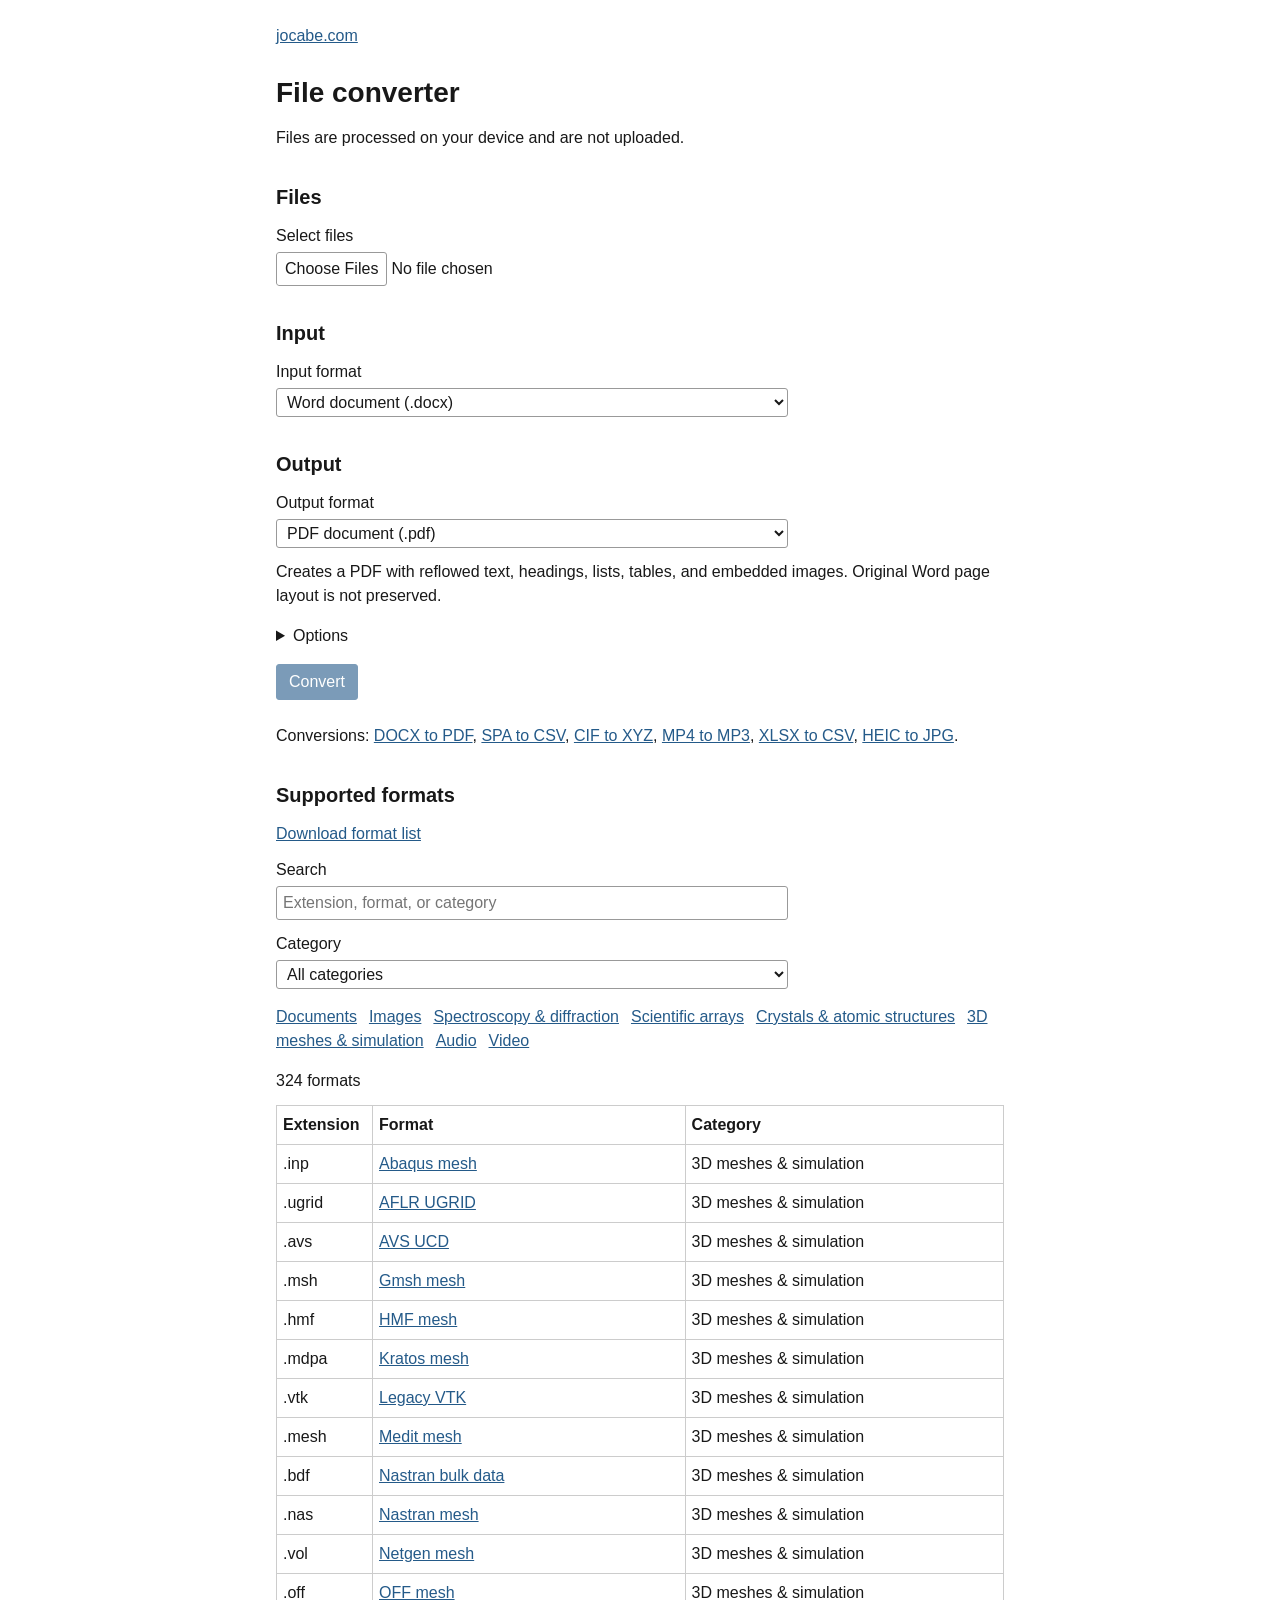
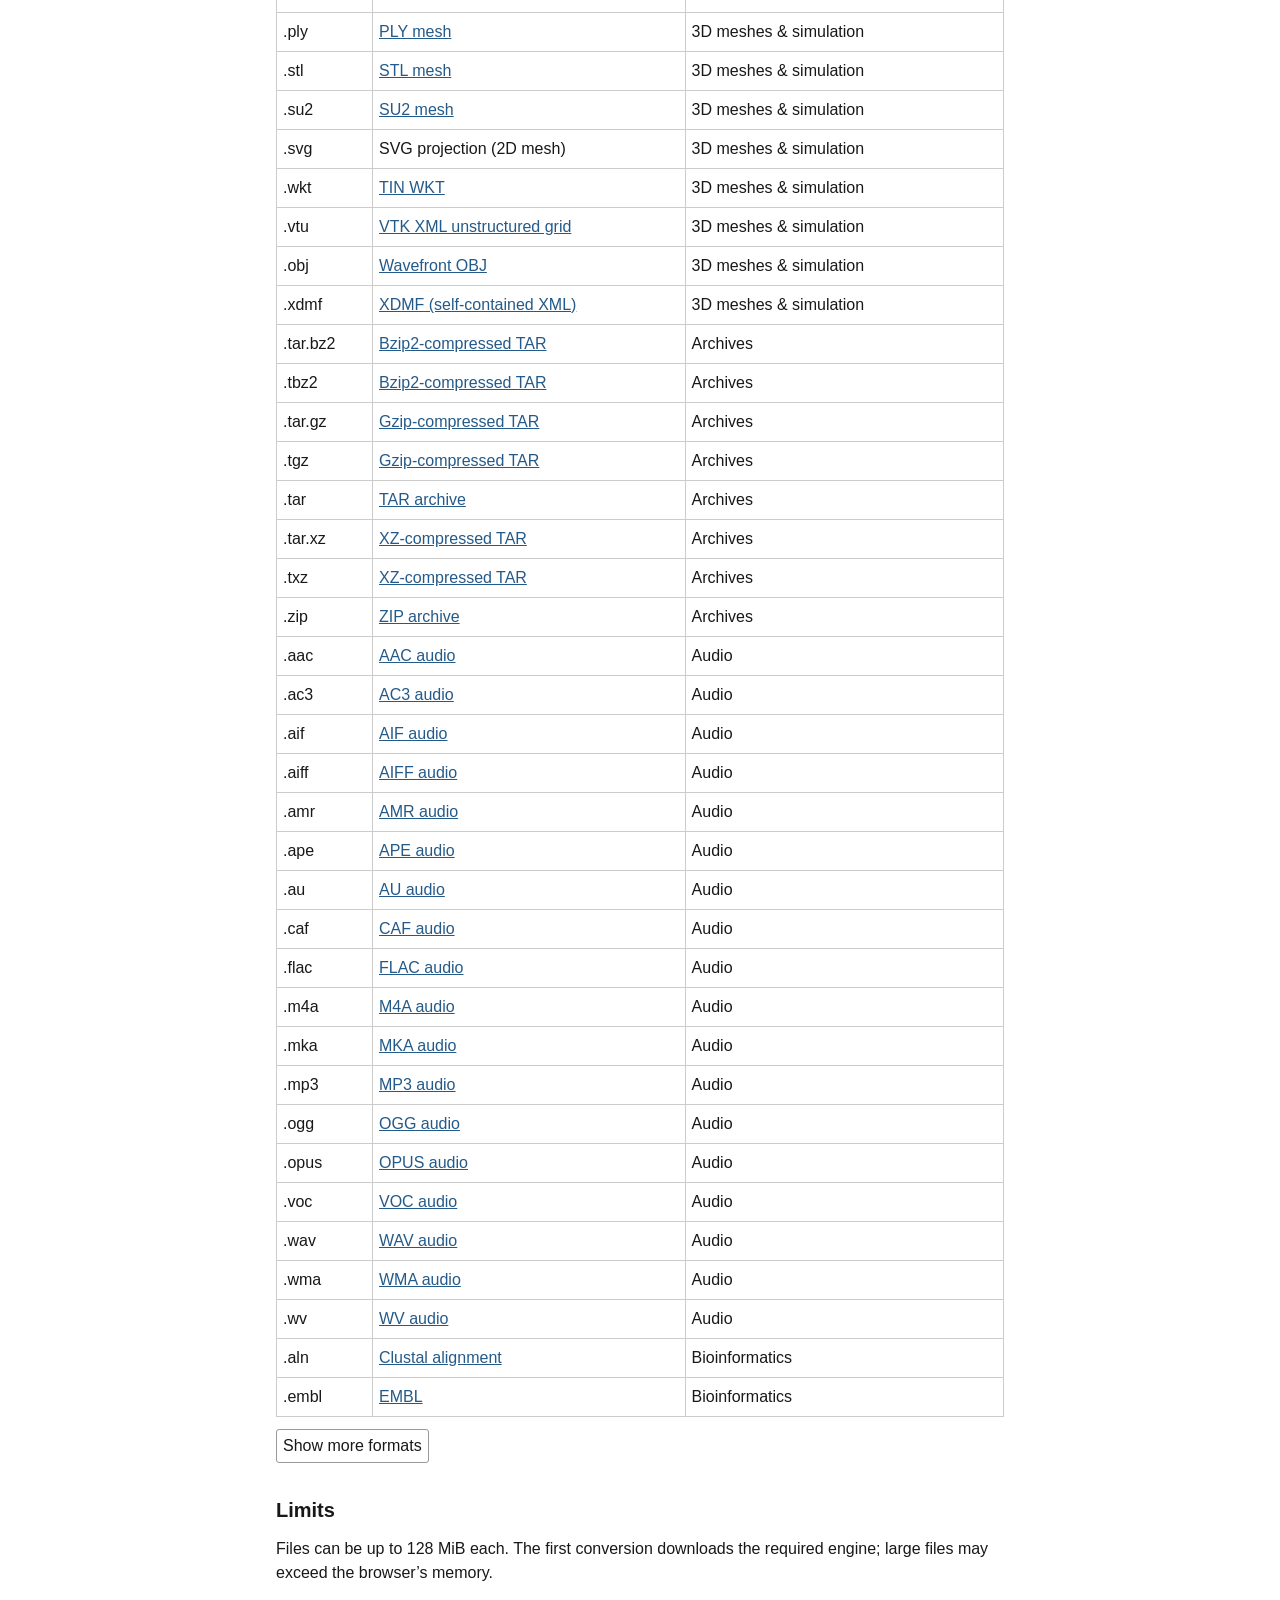
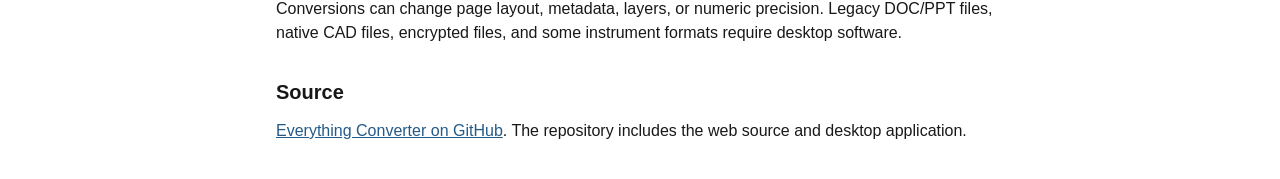
<file: converter/index.html>
<!doctype html>
<html lang="en">
<head>
<meta charset="UTF-8">
<meta name="viewport" content="width=device-width, initial-scale=1">
<meta name="robots" content="noindex,nofollow,noarchive">
<meta name="referrer" content="no-referrer">
<meta name="description" content="Free file conversion for documents, images, media, tables, archives, and scientific data.">
<title>File converter | Jocabe</title>
<link rel="icon" href="/assets/favicon.svg" type="image/svg+xml">
  <script type="module" crossorigin src="/converter/assets/index-BEi8uiR6.js"></script>
  <link rel="stylesheet" crossorigin href="/converter/assets/index-XkRSvLut.css">
</head>
<body>
<header class="site-header"><a class="brand" href="/">jocabe.com</a></header>
<main>
<h1>File converter</h1>
<p>Files are processed on your device and are not uploaded.</p>
<section id="dropzone" class="converter dropzone" aria-label="File conversion">
<div class="panels">
<section class="panel input-panel">
<h2>Files</h2>
<label for="file-input">Select files</label>
<input type="file" id="file-input" multiple>
<p class="small-label" id="input-count" hidden></p>
<div id="file-list" class="file-list"></div>
<button class="text-button" id="clear-files" hidden>Clear files</button>
<h2>Input</h2>
<label for="source-format">Input format</label>
<select id="source-format"></select>
</section>
<section class="panel output-panel">
<h2>Output</h2>
<label for="target-format">Output format</label>
<select id="target-format"></select>
<p class="small-label" id="target-count" hidden></p>
<div class="output-description">
<span class="output-extension" id="output-extension" hidden></span>
<h3 id="output-title" hidden></h3>
<p id="route-note"></p>
</div>
<details class="options">
<summary>Options</summary>
<div class="option-fields">
<label for="dataset">Dataset, sheet, or table</label>
<input id="dataset" placeholder="First dataset or sheet" type="text">
<label for="delimiter">CSV delimiter</label>
<select id="delimiter"><option value=",">Comma</option><option value=";">Semicolon</option><option value="&#9;">Tab</option><option value=" ">Space</option></select>
<label for="skip-rows">Header rows to skip</label>
<input id="skip-rows" type="number" min="0" value="0">
<label for="quality">Image quality</label>
<input id="quality" type="number" min="1" max="100" value="92">
<label for="companions">Companion files</label>
<input type="file" id="companions" multiple>
</div>
</details>
<p class="actions"><button id="convert" class="primary" disabled>Convert</button> <button id="cancel" class="text-button" hidden>Cancel conversion</button></p>
</section>
</div>
<div id="status" role="status" aria-live="polite" class="status"><span class="status-icon" aria-hidden="true" hidden></span><span></span></div>
<div id="results" class="results" aria-label="Converted files"></div>
</section>
<p class="quick-picks">Conversions:
<a data-pair="document:docx|pdf:pdf" href="#dropzone">DOCX to PDF</a>,
<a data-pair="spectrum:spa|spectrum:csv" href="#dropzone">SPA to CSV</a>,
<a data-pair="atom:cif|atom:xyz" href="#dropzone">CIF to XYZ</a>,
<a data-pair="media:mp4|media:mp3" href="#dropzone">MP4 to MP3</a>,
<a data-pair="table:xlsx|table:csv" href="#dropzone">XLSX to CSV</a>,
<a data-pair="image:heic|image:jpg" href="#dropzone">HEIC to JPG</a>.
</p>
<section id="formats" class="catalog">
<h2>Supported formats</h2>
<p><a id="download-catalog" href="#">Download format list</a></p>
<span id="catalog-count" hidden></span>
<div class="catalog-controls">
<label for="format-search">Search</label>
<input id="format-search" type="search" placeholder="Extension, format, or category">
<label for="category-filter">Category</label>
<select id="category-filter"><option value="">All categories</option></select>
</div>
<p id="category-chips" class="category-chips"></p>
<p id="search-count" class="small-label"></p>
<table>
<thead><tr><th scope="col">Extension</th><th scope="col">Format</th><th scope="col">Category</th></tr></thead>
<tbody id="format-grid" class="format-grid"></tbody>
</table>
<p><button id="show-more" class="secondary">Show more formats</button></p>
</section>
<section class="notes">
<h2>Limits</h2>
<p>Files can be up to 128 MiB each. The first conversion downloads the required engine; large files may exceed the browser’s memory.</p>
<p>Conversions can change page layout, metadata, layers, or numeric precision. Legacy DOC/PPT files, native CAD files, encrypted files, and some instrument formats require desktop software.</p>
</section>
<section>
<h2>Source</h2>
<p><a href="https://github.com/Jomcabe/TheEverythingConverter">Everything Converter on GitHub</a>. The repository includes the web source and desktop application.</p>
</section>
</main>
</body>
</html>
</file>
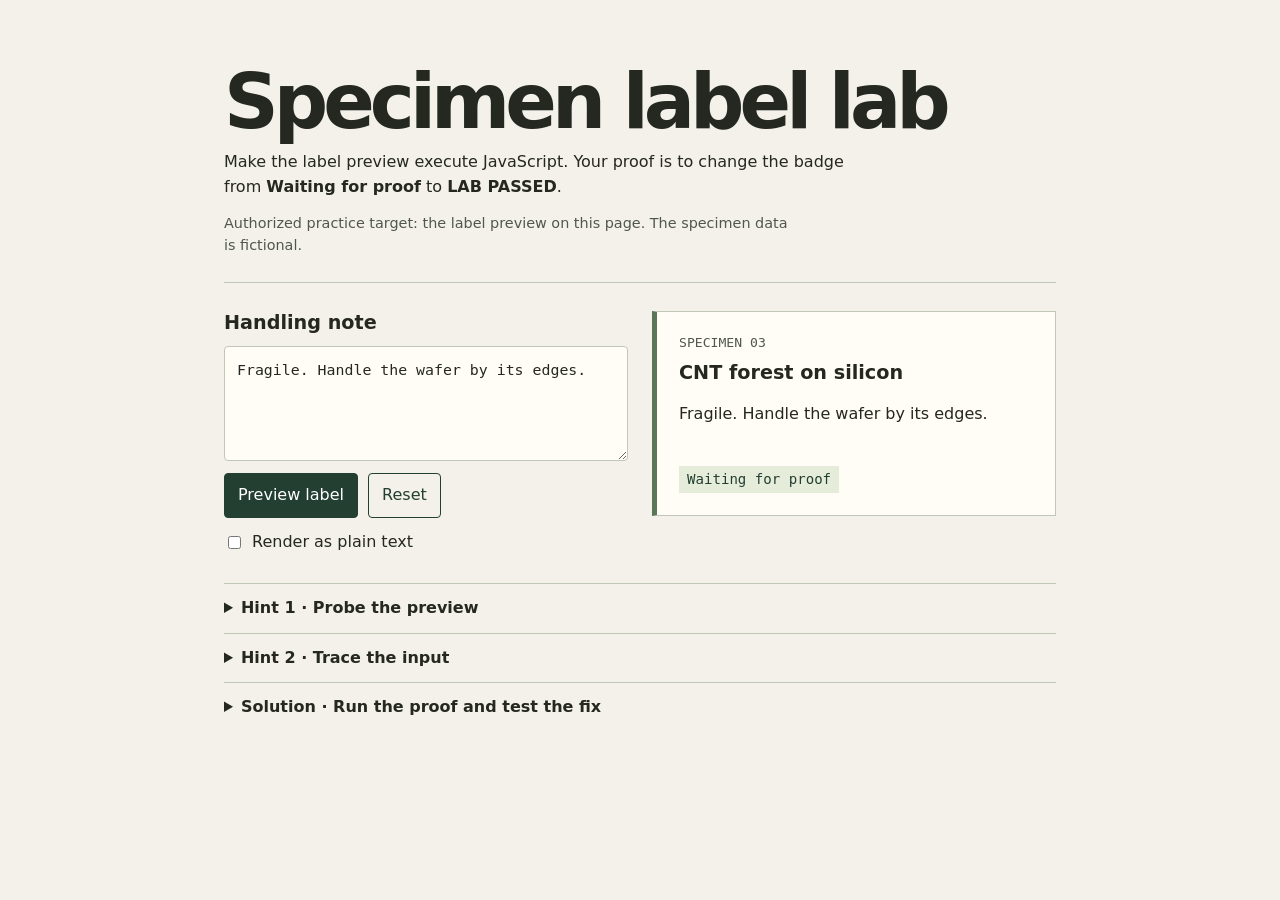
<file: lab/index.html>
<!doctype html>
<html lang="en">
<head>
  <meta charset="utf-8">
  <meta name="viewport" content="width=device-width, initial-scale=1">
  <meta name="robots" content="noindex">
  <meta name="referrer" content="no-referrer">
  <meta http-equiv="Content-Security-Policy"
        content="default-src 'none'; script-src 'unsafe-inline'; style-src 'unsafe-inline'; frame-src about:; base-uri 'none'; form-action 'none'">
  <title>Specimen Label Lab</title>
  <style>
    html, body { margin: 0; height: 100%; background: #f3f1e9; }
    iframe { display: block; width: 100%; height: 100%; border: 0; }
  </style>
</head>
<body>
  <noscript>Enable JavaScript to open the specimen label lab.</noscript>
  <iframe id="lab" title="Specimen label practice lab" sandbox="allow-scripts" referrerpolicy="no-referrer"></iframe>

  <template id="lab-document">
    <meta charset="utf-8">
    <meta name="viewport" content="width=device-width, initial-scale=1">
    <meta http-equiv="Content-Security-Policy"
          content="default-src 'none'; script-src 'unsafe-inline'; style-src 'unsafe-inline'; base-uri 'none'; form-action 'none'">
    <style>
      :root {
        color-scheme: light;
        background: #f3f1e9;
        color: #252820;
        font: 16px/1.55 Inter, system-ui, sans-serif;
        --muted: #50584b;
        --line: #c1c7b6;
        --green: #233f32;
        --paper: #fffdf6;
      }
      * { box-sizing: border-box; }
      body { margin: 0; }
      main { max-width: 960px; margin: auto; padding: clamp(24px, 5vw, 64px); }
      header { padding-bottom: 26px; border-bottom: 1px solid var(--line); }
      h1, h2, p { margin: 0; }
      h1 {
        margin: 0 0 10px;
        font-size: clamp(2.25rem, 7vw, 4.75rem);
        line-height: 1;
        letter-spacing: -.065em;
      }
      h2 { font-size: 1.2rem; line-height: 1.3; }
      header p { max-width: 62ch; }
      .scope { margin-top: 12px; color: var(--muted); font-size: .9rem; }
      .workbench {
        display: grid;
        grid-template-columns: minmax(0, 1fr) minmax(0, 1fr);
        gap: 24px;
        margin: 28px 0;
      }
      .editor, .label { min-width: 0; }
      textarea {
        display: block;
        margin: 10px 0 12px;
        width: 100%;
        min-height: 115px;
        padding: 12px;
        resize: vertical;
        border: 1px solid var(--line);
        border-radius: 4px;
        color: inherit;
        background: var(--paper);
        font: .93rem/1.5 "IBM Plex Mono", monospace;
      }
      .actions { display: flex; flex-wrap: wrap; gap: 10px; }
      button {
        border: 1px solid var(--green);
        border-radius: 4px;
        padding: 9px 13px;
        background: var(--green);
        color: white;
        cursor: pointer;
        font: inherit;
      }
      button.secondary { color: var(--green); background: transparent; }
      button:focus-visible, textarea:focus-visible, summary:focus-visible, input:focus-visible {
        outline: 2px solid #946217;
        outline-offset: 3px;
      }
      .toggle { display: flex; align-items: center; gap: 8px; margin-top: 12px; }
      .label {
        display: flex;
        flex-direction: column;
        align-self: start;
        gap: 8px;
        padding: 22px;
        border: 1px solid var(--line);
        border-left: 5px solid #597658;
        background: var(--paper);
      }
      .specimen { color: var(--muted); font: .82rem/1.4 "IBM Plex Mono", monospace; }
      .preview {
        overflow: auto;
        min-height: 4em;
        max-height: 16em;
        padding-top: 8px;
        overflow-wrap: anywhere;
        white-space: pre-wrap;
      }
      .proof {
        align-self: flex-start;
        padding: 4px 8px;
        background: #e5edda;
        color: var(--green);
        font: .88rem/1.4 "IBM Plex Mono", monospace;
      }
      details { padding: 12px 0; border-top: 1px solid var(--line); }
      summary { font-weight: 650; cursor: pointer; }
      details p { margin: 8px 0; max-width: 72ch; }
      code { font-family: "IBM Plex Mono", monospace; font-size: .9em; }
      pre { padding: 12px; overflow-x: auto; background: var(--paper); border: 1px solid var(--line); }
      @media (max-width: 650px) {
        .workbench { grid-template-columns: 1fr; }
      }
    </style>

    <main>
      <header>
        <h1>Specimen label lab</h1>
        <p>Make the label preview execute JavaScript. Your proof is to change the badge from
           <strong>Waiting for proof</strong> to <strong>LAB PASSED</strong>.</p>
        <p class="scope">Authorized practice target: the label preview on this page. The specimen data is fictional.</p>
      </header>

      <section class="workbench" aria-label="Label workbench">
        <section class="editor" aria-label="Label editor">
          <h2><label for="note">Handling note</label></h2>
          <textarea id="note" maxlength="4000" spellcheck="false">Fragile. Handle the wafer by its edges.</textarea>
          <div class="actions">
            <button type="button" id="render">Preview label</button>
            <button type="button" class="secondary" id="reset">Reset</button>
          </div>
          <label class="toggle">
            <input id="render-text" type="checkbox"> Render as plain text
          </label>
        </section>

        <section class="label" aria-label="Label preview">
          <span class="specimen">SPECIMEN 03</span>
          <h2>CNT forest on silicon</h2>
          <div class="preview" id="preview"></div>
          <output class="proof" id="proof" aria-live="polite">Waiting for proof</output>
        </section>
      </section>

      <details>
        <summary>Hint 1 · Probe the preview</summary>
        <p>Preview <code>&lt;em&gt;probe&lt;/em&gt;</code>. Look at whether the browser displays the angle brackets or renders italic text.</p>
      </details>
      <details>
        <summary>Hint 2 · Trace the input</summary>
        <p>Use Firefox’s page source or fetch this page with <code>curl</code>. Search for <code>innerHTML</code>.
           Follow the handling note from the text box into the preview.</p>
      </details>
      <details>
        <summary>Solution · Run the proof and test the fix</summary>
        <p>Paste this into <strong>Handling note</strong> and click <strong>Preview label</strong>.</p>
        <pre><code>&lt;img src="data:,bad" alt="" onerror="document.querySelector('#proof').textContent='LAB PASSED'"&gt;</code></pre>
        <p>The browser creates an image element from the note and runs its <code>onerror</code> handler when the image fails to load.
           The handler changes the badge, which proves JavaScript executed. This is DOM-based cross-site scripting (XSS).</p>
        <p>Turn on <strong>Render as plain text</strong> and preview the same input again.
           The app now uses <code>textContent</code>. The payload appears as text and the badge resets.</p>
      </details>
    </main>

    <script>
      const note = document.querySelector("#note");
      const preview = document.querySelector("#preview");
      const proof = document.querySelector("#proof");
      const renderText = document.querySelector("#render-text");

      function renderLabel() {
        proof.textContent = "Waiting for proof";
        if (renderText.checked) {
          preview.textContent = note.value;
        } else {
          preview.innerHTML = note.value;
        }
      }

      document.querySelector("#render").addEventListener("click", renderLabel);

      document.querySelector("#reset").addEventListener("click", () => {
        note.value = note.defaultValue;
        renderText.checked = false;
        renderLabel();
        note.focus();
      });

      renderLabel();
    </script>
  </template>
  <script>
    const lab = document.querySelector("#lab");
    lab.srcdoc = "<!doctype html><html lang=\"en\"><title>Specimen label practice</title>"
      + document.querySelector("#lab-document").innerHTML + "</html>";
  </script>
</body>
</html>
</file>
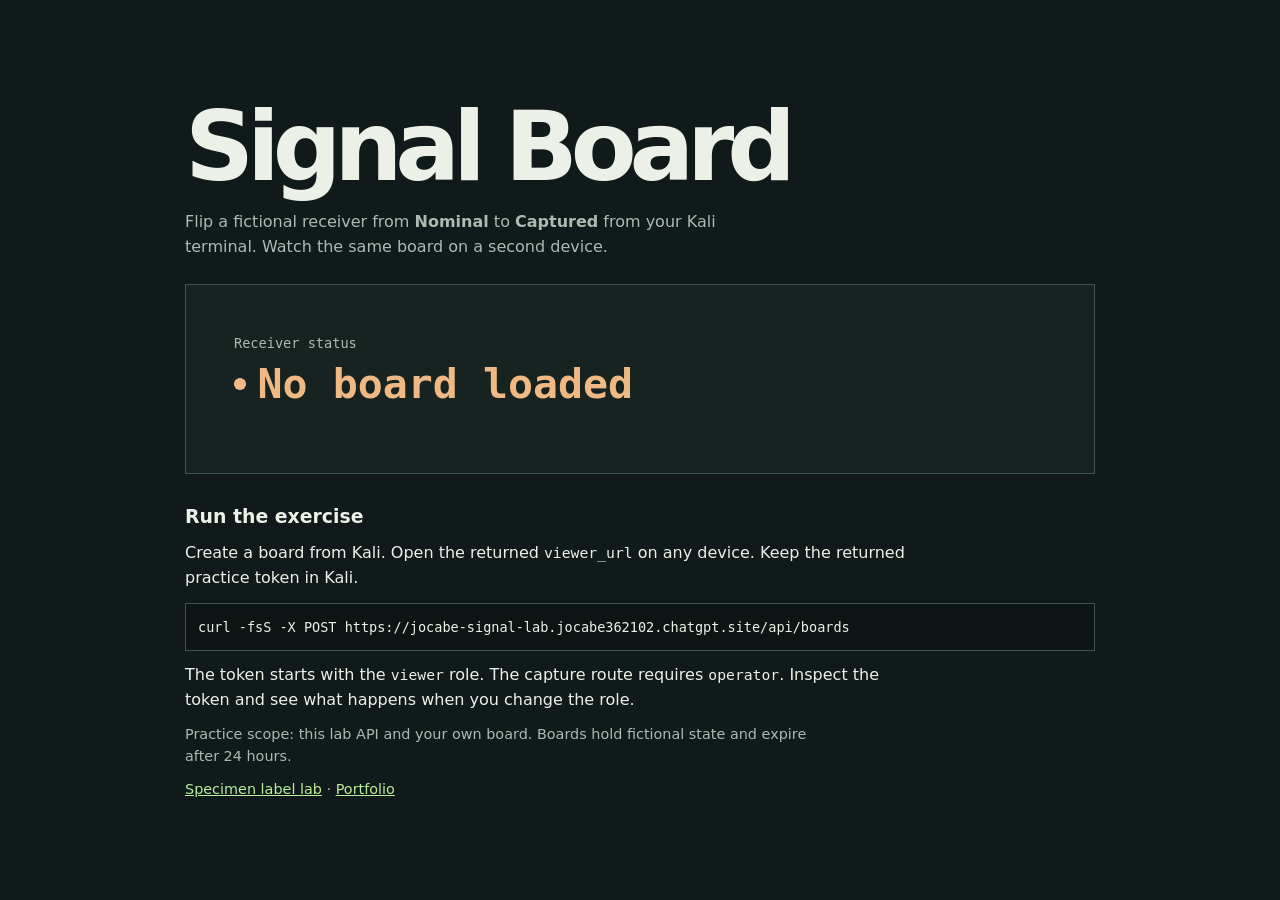
<file: lab/signal-board/index.html>
<!doctype html>
<html lang="en">
<head>
  <meta charset="utf-8">
  <meta name="viewport" content="width=device-width, initial-scale=1">
  <meta name="robots" content="noindex">
  <meta name="referrer" content="no-referrer">
  <meta http-equiv="Content-Security-Policy"
        content="default-src 'none'; script-src 'unsafe-inline'; style-src 'unsafe-inline'; connect-src https://jocabe-signal-lab.jocabe362102.chatgpt.site; base-uri 'none'; form-action 'none'">
  <title>Signal Board</title>
  <style>
    :root {
      color-scheme: dark;
      background: #111a1a;
      color: #ecf1e8;
      font: 16px/1.55 Inter, system-ui, sans-serif;
      --muted: #aabbb1;
      --line: #3e554d;
      --green: #b8ed9a;
      --amber: #f0b983;
      --mono: "IBM Plex Mono", ui-monospace, monospace;
    }
    * { box-sizing: border-box; }
    [hidden] { display: none; }
    body { margin: 0; }
    main { width: min(100% - 40px, 910px); margin: 0 auto; padding: clamp(30px, 8vw, 100px) 0; }
    header { padding-bottom: 24px; }
    h1, h2, p, dl { margin: 0; }
    h1 { font-size: clamp(2.8rem, 8vw, 6rem); line-height: .98; letter-spacing: -.075em; }
    header p { max-width: 56ch; margin-top: 16px; color: var(--muted); }
    h2 { font-size: 1.18rem; }
    .board { padding: clamp(20px, 5vw, 48px); border: 1px solid var(--line); background: #172320; }
    .board[data-state="captured"] { border-color: var(--green); }
    .reading { display: flex; align-items: center; gap: 12px; margin: 8px 0 18px; color: var(--amber); }
    .reading::before { content: ""; width: .72em; height: .72em; border-radius: 50%; background: currentColor; }
    .board[data-state="captured"] .reading { color: var(--green); }
    .reading span { font: 650 clamp(1.3rem, 5vw, 2.6rem)/1.1 var(--mono); overflow-wrap: anywhere; }
    .label, dt { color: var(--muted); font: .85rem/1.5 var(--mono); }
    dl { display: grid; grid-template-columns: 1fr 1fr; gap: 10px 18px; padding: 16px 0; border-top: 1px solid var(--line); }
    dd { margin: 4px 0 0; overflow-wrap: anywhere; }
    .details { margin-top: 28px; }
    .details p, .scope { margin-top: 10px; max-width: 72ch; }
    .scope { color: var(--muted); font-size: .9rem; }
    code, pre { font-family: var(--mono); font-size: .92em; }
    pre { margin: 12px 0; padding: 12px; border: 1px solid var(--line); overflow: auto; background: #0d1514; }
    button { padding: 8px 12px; color: var(--green); border: 1px solid var(--line); background: transparent; font: inherit; cursor: pointer; }
    button:disabled { color: var(--muted); cursor: default; }
    a { color: var(--green); }
    a:focus-visible, button:focus-visible { outline: 2px solid var(--green); outline-offset: 4px; }
    @media (max-width: 400px) { dl { grid-template-columns: 1fr; } }
  </style>
</head>
<body>
  <main>
    <header>
      <h1>Signal Board</h1>
      <p>Flip a fictional receiver from <strong>Nominal</strong> to <strong>Captured</strong> from your Kali terminal.
         Watch the same board on a second device.</p>
    </header>

    <section class="board" id="board" data-state="idle" aria-label="Receiver status">
      <h2 class="label">Receiver status</h2>
      <p class="reading"><span id="status" role="status">No board loaded</span></p>
      <dl id="metadata" hidden>
        <div><dt>Last change</dt><dd id="updated">None yet</dd></div>
        <div><dt>Board expires</dt><dd id="expires"></dd></div>
      </dl>
      <button id="check" type="button" hidden>Check now</button>
    </section>

    <section class="details" aria-labelledby="mission">
      <h2 id="mission">Run the exercise</h2>
      <p>Create a board from Kali. Open the returned <code>viewer_url</code> on any device. Keep the returned practice token in Kali.</p>
      <pre><code>curl -fsS -X POST https://jocabe-signal-lab.jocabe362102.chatgpt.site/api/boards</code></pre>
      <p>The token starts with the <code>viewer</code> role. The capture route requires <code>operator</code>.
         Inspect the token and see what happens when you change the role.</p>
      <p class="scope">Practice scope: this lab API and your own board. Boards hold fictional state and expire after 24 hours.</p>
      <p class="scope"><a href="/lab/">Specimen label lab</a> · <a href="/">Portfolio</a></p>
    </section>
  </main>
  <script>
    const API = "https://jocabe-signal-lab.jocabe362102.chatgpt.site";
    const board = document.querySelector("#board");
    const statusLabel = document.querySelector("#status");
    const check = document.querySelector("#check");
    const metadata = document.querySelector("#metadata");
    const expires = document.querySelector("#expires");
    const updated = document.querySelector("#updated");
    const id = location.hash.slice(1);
    let timer;

    function displayDate(value) {
      return new Date(value).toLocaleString();
    }

    async function readBoard() {
      clearTimeout(timer);
      check.disabled = true;
      let poll = true;
      try {
        const response = await fetch(API + "/api/boards/" + id, {cache: "no-store", credentials: "omit"});
        if (response.status === 404) {
          statusLabel.textContent = "Board missing or expired";
          board.dataset.state = "idle";
          metadata.hidden = true;
          poll = false;
          return;
        }
        if (!response.ok) throw new Error("Board unavailable");
        const reading = await response.json();
        if (!["nominal", "captured"].includes(reading.status)) throw new Error("Invalid reading");
        board.dataset.state = reading.status;
        statusLabel.textContent = reading.status === "captured" ? "Captured" : "Nominal";
        expires.textContent = displayDate(reading.expires_at);
        updated.textContent = reading.updated_at ? displayDate(reading.updated_at) : "None yet";
        metadata.hidden = false;
        poll = reading.status !== "captured";
      } catch {
        statusLabel.textContent = "Cannot reach the board";
        board.dataset.state = "idle";
        metadata.hidden = true;
      } finally {
        check.disabled = false;
        if (poll) timer = setTimeout(readBoard, 5000);
      }
    }

    if (/^[0-9a-f]{8}-[0-9a-f]{4}-4[0-9a-f]{3}-[89ab][0-9a-f]{3}-[0-9a-f]{12}$/.test(id)) {
      statusLabel.textContent = "Reading board";
      check.hidden = false;
      check.addEventListener("click", readBoard);
      readBoard();
    } else if (id) {
      statusLabel.textContent = "Invalid board link";
    }
    window.addEventListener("hashchange", () => location.reload());
  </script>
</body>
</html>
</file>
<file: converter/assets/index-XkRSvLut.css>
:root{font-family:-apple-system,BlinkMacSystemFont,Segoe UI,Arial,sans-serif;color:#181818;background:#fff;--accent: #245a89}*{box-sizing:border-box;letter-spacing:0}body{max-width:760px;margin:24px auto;padding:0 16px;font-size:16px;line-height:1.5}a{color:var(--accent);text-decoration:underline}h1{margin:24px 0 12px;font-size:28px}h2{margin:32px 0 12px;font-size:20px}p{margin:12px 0}button,input,select{font:inherit;color:inherit}button,input,select{max-width:100%;border:1px solid #999;border-radius:3px;padding:4px 6px;background:#fff}button,summary{cursor:pointer}button:disabled{color:#666;cursor:default}label{display:block;margin:12px 0 4px}select,input[type=text],input[type=search]{width:100%;max-width:32rem}input[type=number]{width:6rem}input[type=file]{display:block;width:100%;padding:0;border:0}input::file-selector-button{font:inherit;color:inherit;border:1px solid #999;border-radius:3px;padding:4px 8px;background:#fff}:focus-visible{outline:2px solid currentColor;outline-offset:2px}[hidden]{display:none!important}.primary{padding:5px 12px;color:#fff;background:var(--accent);border-color:var(--accent)}.primary:disabled{color:#fff;opacity:.6}.text-button{padding:0;border:0;border-radius:0;color:var(--accent);background:none;text-decoration:underline}.actions{margin-top:16px}.options{margin:16px 0}.option-fields{margin:12px 0 20px}.status{margin:16px 0;white-space:pre-line}.status-icon{display:none}.status:has(>span:last-child:empty){display:none}.error{font-weight:600}.file-list:empty,.results:empty{display:none}.file-row,.result-row{padding:8px 0;border-bottom:1px solid #ccc;overflow-wrap:anywhere}.file-row span+span{margin-left:12px}.result-row strong,.result-row small{display:block;font-size:16px;font-weight:400}.result-row a{display:inline-block;margin-top:4px}.quick-picks{margin-top:24px}.category-chips{margin:16px 0}.category-chips a{display:inline;margin-right:12px}.category-chips .active{font-weight:700}table{width:100%;border-collapse:collapse;table-layout:fixed;margin-top:12px}th,td{padding:7px 6px;border:1px solid #ccc;text-align:left;vertical-align:top;overflow-wrap:anywhere}th{font-weight:600}th:first-child{width:96px;white-space:nowrap}th:nth-child(2){width:43%}td small{font-size:16px}.format-card{padding:0;border:0;border-radius:0;color:var(--accent);background:none;text-align:left;text-decoration:underline}.format-card strong{font-weight:400}.format-card:disabled{color:inherit;text-decoration:none}.empty-grid{margin:0}.notes{margin-top:32px}main>section:last-child{margin-bottom:36px}
</file>
